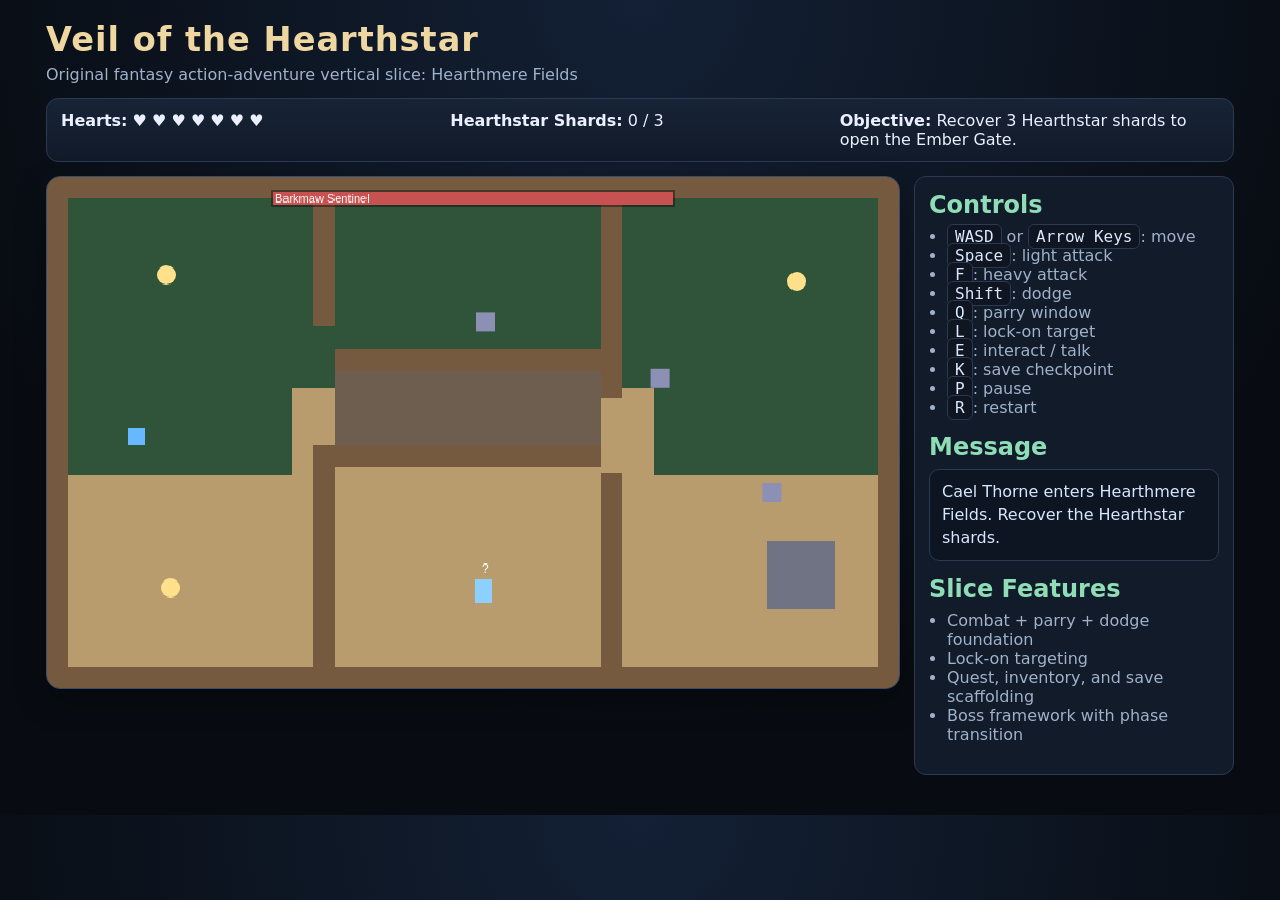
<file: elderwild-quest/index.html>
<!DOCTYPE html>
<html lang="en">
<head>
  <meta charset="UTF-8" />
  <meta name="viewport" content="width=device-width, initial-scale=1" />
  <title>Veil of the Hearthstar — Vertical Slice Prototype</title>
  <link rel="stylesheet" href="styles.css" />
</head>
<body>
  <main class="app">
    <header class="topbar">
      <h1>Veil of the Hearthstar</h1>
      <p class="subtitle">Original fantasy action-adventure vertical slice: Hearthmere Fields</p>
    </header>

    <section class="hud">
      <div><strong>Hearts:</strong> <span id="hearts">♥ ♥ ♥</span></div>
      <div><strong>Hearthstar Shards:</strong> <span id="relics">0 / 3</span></div>
      <div><strong>Objective:</strong> <span id="objective">Recover shards to open the Ember Gate</span></div>
    </section>

    <section class="game-layout">
      <canvas id="game" width="800" height="480" aria-label="Veil of the Hearthstar prototype"></canvas>
      <aside class="panel">
        <h2>Controls</h2>
        <ul>
          <li><kbd>WASD</kbd> or <kbd>Arrow Keys</kbd>: move</li>
          <li><kbd>Space</kbd>: light attack</li>
          <li><kbd>F</kbd>: heavy attack</li>
          <li><kbd>Shift</kbd>: dodge</li>
          <li><kbd>Q</kbd>: parry window</li>
          <li><kbd>L</kbd>: lock-on target</li>
          <li><kbd>E</kbd>: interact / talk</li>
          <li><kbd>K</kbd>: save checkpoint</li>
          <li><kbd>P</kbd>: pause</li>
          <li><kbd>R</kbd>: restart</li>
        </ul>

        <h2>Message</h2>
        <div id="message" class="message">Lantern smoke drifts across the fields.</div>

        <h2>Slice Features</h2>
        <ul>
          <li>Combat + parry + dodge foundation</li>
          <li>Lock-on targeting</li>
          <li>Quest, inventory, and save scaffolding</li>
          <li>Boss framework with phase transition</li>
        </ul>
      </aside>
    </section>
  </main>
  <script src="game.js"></script>
</body>
</html>
</file>
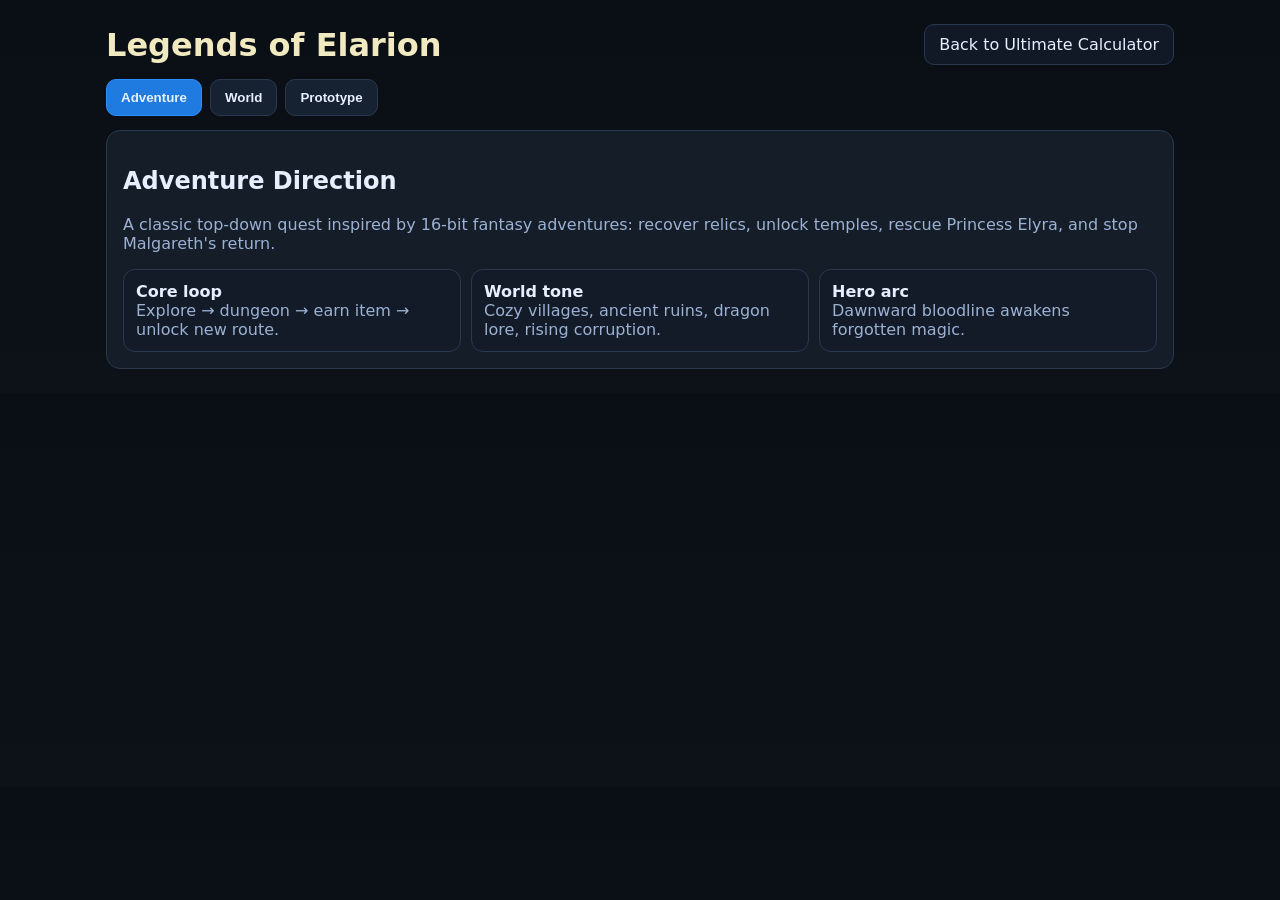
<file: game.html>
<!DOCTYPE html>
<html lang="en">
<head>
  <meta charset="UTF-8" />
  <meta name="viewport" content="width=device-width, initial-scale=1" />
  <title>Legends of Elarion — Prototype</title>
  <style>
    :root{--bg:#0d1118;--card:#151d29;--ink:#e7efff;--muted:#9cb1d3;--accent:#59c98c;--line:#2a3950}
    *{box-sizing:border-box} body{margin:0;background:linear-gradient(180deg,#0a0f16,var(--bg));color:var(--ink);font-family:Inter,system-ui,Segoe UI,Roboto,sans-serif}
    .wrap{max-width:1100px;margin:24px auto;padding:0 16px}
    .top{display:flex;justify-content:space-between;align-items:center;gap:10px;flex-wrap:wrap}
    h1{margin:0;font-size:2rem;color:#f1e9c0}
    .back{padding:10px 14px;border-radius:10px;border:1px solid var(--line);color:var(--ink);text-decoration:none;background:#111826}
    .tabs{display:flex;gap:8px;flex-wrap:wrap;margin:14px 0}
    .tab{padding:10px 14px;border-radius:10px;border:1px solid var(--line);background:#162131;color:var(--ink);cursor:pointer;font-weight:700}
    .tab.active{background:#1f7be0;border-color:#2b90ff}
    .panel{background:var(--card);border:1px solid var(--line);border-radius:14px;padding:16px}
    .grid{display:grid;grid-template-columns:1.2fr .8fr;gap:14px}
    @media(max-width:900px){.grid{grid-template-columns:1fr}}
    .muted{color:var(--muted)}
    .cards{display:grid;grid-template-columns:repeat(auto-fit,minmax(190px,1fr));gap:10px}
    .card{border:1px solid var(--line);border-radius:12px;padding:12px;background:#121b27}
    .stage canvas{width:100%;border:1px solid var(--line);border-radius:12px;image-rendering:pixelated;background:#0f1724}
  </style>
</head>
<body>
  <div class="wrap">
    <div class="top">
      <h1>Legends of Elarion</h1>
      <a class="back" href="index.html">Back to Ultimate Calculator</a>
    </div>
    <div class="tabs">
      <button class="tab active" data-tab="adventure">Adventure</button>
      <button class="tab" data-tab="world">World</button>
      <button class="tab" data-tab="prototype">Prototype</button>
    </div>
    <main id="view"></main>
  </div>
  <script>
    const view = document.getElementById('view');
    const tabs = [...document.querySelectorAll('.tab')];
    function setTab(name){
      tabs.forEach(t=>t.classList.toggle('active', t.dataset.tab===name));
      if(name==='adventure') renderAdventure();
      if(name==='world') renderWorld();
      if(name==='prototype') renderPrototype();
    }
    tabs.forEach(t=>t.onclick=()=>setTab(t.dataset.tab));

    function renderAdventure(){
      view.innerHTML = `<section class="panel"><h2>Adventure Direction</h2><p class="muted">A classic top-down quest inspired by 16-bit fantasy adventures: recover relics, unlock temples, rescue Princess Elyra, and stop Malgareth's return.</p><div class="cards"><div class="card"><b>Core loop</b><br><span class="muted">Explore → dungeon → earn item → unlock new route.</span></div><div class="card"><b>World tone</b><br><span class="muted">Cozy villages, ancient ruins, dragon lore, rising corruption.</span></div><div class="card"><b>Hero arc</b><br><span class="muted">Dawnward bloodline awakens forgotten magic.</span></div></div></section>`;
    }
    function renderWorld(){
      view.innerHTML = `<section class="panel"><h2>World Atlas</h2><div class="cards"><div class="card"><b>Hearthmere</b><br><span class="muted">Peaceful frontier village where omens begin.</span></div><div class="card"><b>Greenwood of Lethen</b><br><span class="muted">Enchanted forest with hidden runes.</span></div><div class="card"><b>Hollowdeep</b><br><span class="muted">Ancient mine-temple and sealed vaults.</span></div><div class="card"><b>Starfall Sanctum</b><br><span class="muted">Final celestial temple and rescue climax.</span></div></div></section>`;
    }

    let state, keys = {};
    function renderPrototype(){
      view.innerHTML = `<section class="panel grid"><div class="stage"><canvas id="c" width="640" height="400"></canvas></div><div><h3>Controls</h3><p class="muted">WASD or Arrow keys to move, R to restart. Collect 3 relics, then reach Elyra (E).</p><div id="msg" class="card">Find the three relics.</div></div></section>`;
      const canvas = document.getElementById('c');
      const ctx = canvas.getContext('2d');
      state={x:60,y:200,relics:[{x:120,y:90,g:0},{x:560,y:120,g:0},{x:100,y:320,g:0}],open:false,win:false,msg:document.getElementById('msg')};
      function solid(x,y){
        const walls=[[0,0,640,20],[0,380,640,20],[0,0,20,400],[620,0,20,400],[250,20,20,130],[250,250,20,130],[390,20,20,190],[390,290,20,90],[270,170,120,20],[270,230,120,20]];
        if(!state.open) walls.push([270,190,120,40]);
        return walls.some(([a,b,w,h])=>x>a-8&&x<a+w+8&&y>b-8&&y<b+h+8);
      }
      function loop(){
        if(!document.getElementById('c')) return;
        if(!state.win){
          let dx=0,dy=0,s=2.4;
          if(keys.w||keys.arrowup)dy-=s; if(keys.s||keys.arrowdown)dy+=s; if(keys.a||keys.arrowleft)dx-=s; if(keys.d||keys.arrowright)dx+=s;
          const nx=state.x+dx, ny=state.y+dy; if(!solid(nx,state.y))state.x=Math.max(30,Math.min(610,nx)); if(!solid(state.x,ny))state.y=Math.max(30,Math.min(370,ny));
          state.relics.forEach(r=>{if(!r.g&&Math.hypot(state.x-r.x,state.y-r.y)<20)r.g=1;});
          if(state.relics.filter(r=>r.g).length===3) state.open=true;
          if(state.open && Math.hypot(state.x-550,state.y-320)<26){state.win=true; state.msg.textContent='You rescued Princess Elyra!';}
        }
        ctx.clearRect(0,0,640,400);
        ctx.fillStyle='#1a3729';ctx.fillRect(0,0,640,400);
        ctx.fillStyle='#2f5a48';ctx.fillRect(35,35,160,330);
        ctx.fillStyle='#223b60';ctx.fillRect(430,35,175,165);
        ctx.fillStyle='#4b355f';ctx.fillRect(430,210,175,155);
        ctx.fillStyle='#6f5f4f';[[0,0,640,20],[0,380,640,20],[0,0,20,400],[620,0,20,400],[250,20,20,130],[250,250,20,130],[390,20,20,190],[390,290,20,90],[270,170,120,20],[270,230,120,20],...(!state.open?[[270,190,120,40]]:[])].forEach(([x,y,w,h])=>ctx.fillRect(x,y,w,h));
        if(state.open){ctx.fillStyle='#d5c082';ctx.fillRect(270,205,120,10);}        
        state.relics.forEach(r=>{if(!r.g){ctx.fillStyle='#f2d27a';ctx.beginPath();ctx.arc(r.x,r.y,10,0,6.28);ctx.fill();}});
        ctx.fillStyle=state.open?'#8fe59b':'#ff7a7a';ctx.fillRect(540,305,22,22);ctx.fillStyle='#fff';ctx.fillText('E',547,321);
        ctx.fillStyle='#70b8ff';ctx.fillRect(state.x-6,state.y-6,12,12);
        if(!state.win){state.msg.textContent = state.open ? 'Bridge open. Reach Elyra (E).' : `Relics: ${state.relics.filter(r=>r.g).length}/3`}
        requestAnimationFrame(loop);
      }
      requestAnimationFrame(loop);
    }
    window.addEventListener('keydown',e=>{keys[e.key.toLowerCase()]=1; if(e.key.toLowerCase()==='r') setTab('prototype');});
    window.addEventListener('keyup',e=>{keys[e.key.toLowerCase()]=0;});
    setTab('adventure');
  </script>
</body>
</html>
</file>
<file: elderwild-quest/styles.css>
:root{
  --bg:#090e14;
  --card:#121b29;
  --line:#2a3a53;
  --ink:#eaf0ff;
  --muted:#9fb2cb;
  --accent:#8eddb7;
  --gold:#efd7a2;
}
*{box-sizing:border-box}
body{
  margin:0;
  background:radial-gradient(circle at top,#132035,#080c12 70%);
  color:var(--ink);
  font-family:Inter,system-ui,Segoe UI,Roboto,sans-serif;
}
.app{max-width:1220px;margin:20px auto;padding:0 16px 20px}
.topbar h1{margin:0;font-size:2.1rem;color:var(--gold);letter-spacing:.03em}
.subtitle{margin:6px 0 0;color:var(--muted)}
.hud{
  margin:14px 0;padding:12px 14px;border:1px solid var(--line);
  background:linear-gradient(180deg,#172336,#111a29);
  border-radius:12px;display:grid;grid-template-columns:repeat(auto-fit,minmax(220px,1fr));gap:10px
}
.game-layout{display:grid;grid-template-columns:minmax(0,1fr) 320px;gap:14px}
@media (max-width:1000px){.game-layout{grid-template-columns:1fr}}
canvas{
  width:100%;display:block;border-radius:14px;border:1px solid #384d6e;background:#111b28;
  image-rendering:pixelated;
  box-shadow:0 12px 30px rgba(0,0,0,.35), inset 0 0 0 4px #24344d;
}
.panel{border:1px solid var(--line);background:var(--card);border-radius:12px;padding:14px}
.panel h2{margin:0 0 8px;color:var(--accent)}
.panel ul{margin:0 0 16px;padding-left:18px;color:var(--muted)}
.message{min-height:64px;border:1px solid var(--line);border-radius:10px;background:#0d1522;padding:10px 12px;line-height:1.45;color:#d7e7ff;margin-bottom:14px}
kbd{padding:2px 7px;border-radius:6px;border:1px solid var(--line);background:#0f1622;color:#dce8ff;font-family:ui-monospace,SFMono-Regular,Menlo,monospace}
</file>
